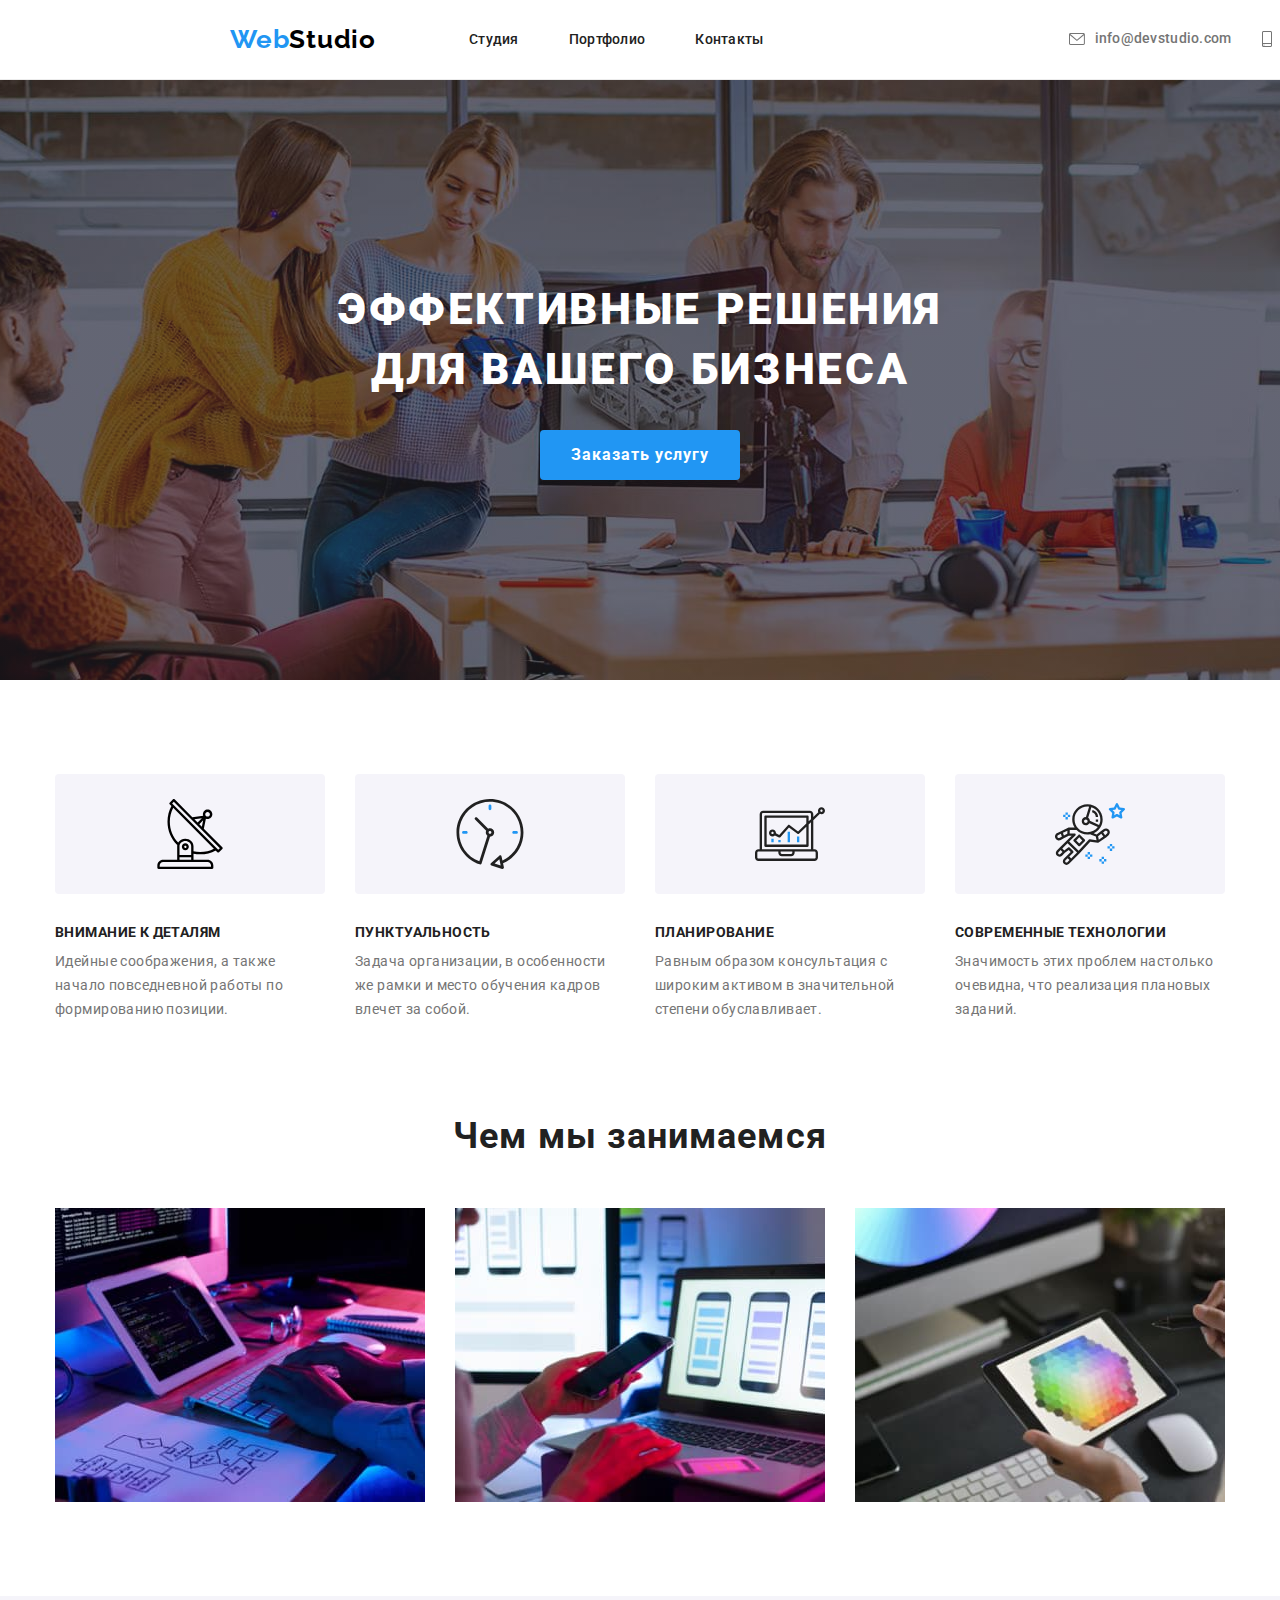
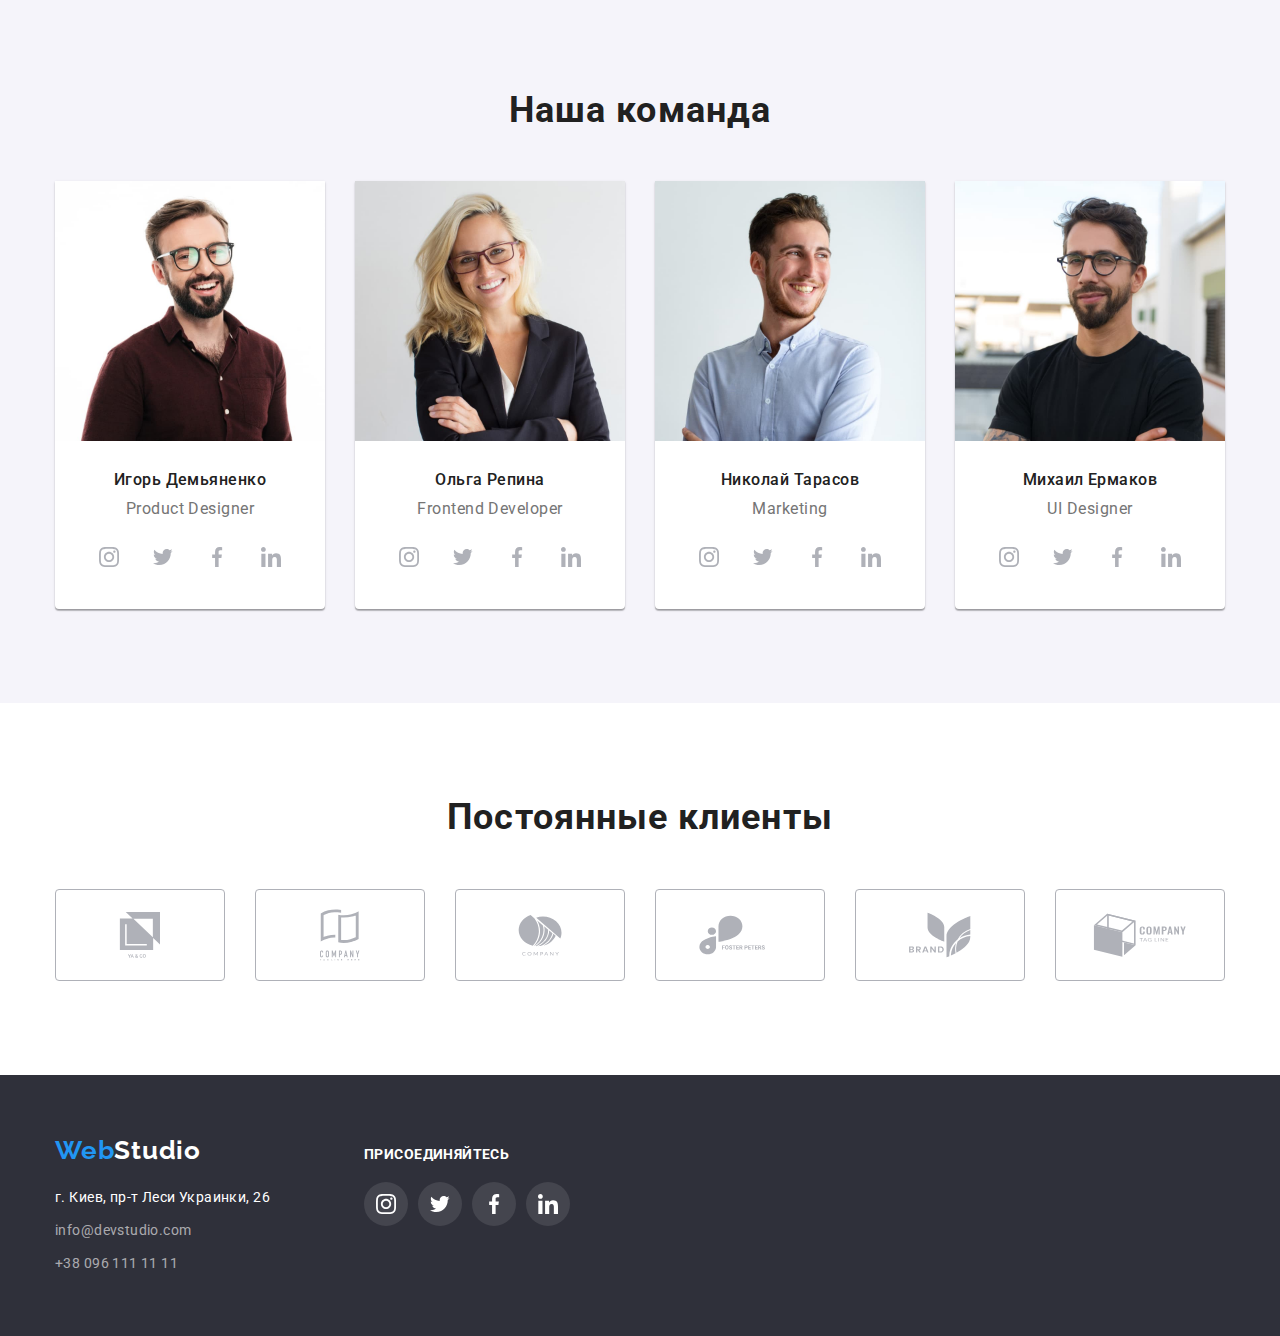
<file: index.html>
<!DOCTYPE html>
<html lang="ru">
<head>
    <meta charset="UTF-8">
    <meta http-equiv="X-UA-Compatible" content="IE=edge">
    <meta name="viewport" content="width=Hea, initial-scale=1.0">
    <title>WebStudio</title>
    <link rel="preconnect" href="https://fonts.googleapis.com">
    <link rel="preconnect" href="https://fonts.gstatic.com" crossorigin>
    <link href="https://fonts.googleapis.com/css2?family=Raleway:wght@700&family=Roboto:wght@400;500;700&display=swap"
        rel="stylesheet">
    <link href="./css/modern-normalize.css" rel="stylesheet">
    <link href="./css/styles.css" rel="stylesheet">
</head>
<body>
    <header class="header">
        <div class="container header-list">
            <nav>
                <ul class="nav-list">
                    <li class="list"><a class="link header-logo" href="./index.html" lang="en"><span class="header-pre-logo">Web</span>Studio</a>
                    </li>
                    <li class="list"><a class="link main-navigator" href="./index.html">Студия</a></li>
                    <li class="list"><a class="link main-navigator" href="./portfolio.html">Портфолио</a></li>
                    <li class="list"><a class="link main-navigator" href="#">Контакты</a></li>
                </ul>
            </nav>
            <ul class="header-contacts-list">
                <li class="list">
                    <a class="link header-email" href="mailto:info@devstudio.com">
                        <svg class="envelope-icon" width="16px" height="12px">
                            <use href="./images/sprite1.svg#envelope"></use>
                        </svg>
                        <span>info@devstudio.com</span> 
                    </a>
                </li>
                <li class="list">   
                    <a class="link header-telephone" href="tel:+380961111111">
                        <svg class="phone-icon" width="10px" height="16px">
                            <use href="./images/sprite1.svg#phone"></use>
                        </svg>
                        <span>+38 096 111 11</span>
                    </a>
                </li>
            </ul>
        </div>
    </header>
    <main>
        <section class="section hero">
            <div class="container">
                <h1 class="hero-title">Эффективные решения <br> для вашего бизнеса</h1>
                <button class="hero-button" type="button">Заказать услугу</button>
            </div>
        </section>
        <section class="section features">
            <div class="container">
                <ul class="features-list">
                    <li class="list feature-item">
                        <div class="feature-image-box">
                            <svg width="70px" height="70px">
                                <use href="./images/sprite1.svg#antenna"></use>
                            </svg>
                        </div>
                        <h3 class="feature-title">Внимание к деталям</h3>
                        <p class="feature-description">Идейные соображения, а также начало повседневной работы по формированию позиции.
                        </p>
                        
                    </li>
                    <li class="list feature-item">
                        <div class="feature-image-box">
                            <svg width="70px" height="70px">
                                <use href="./images/sprite1.svg#clock"></use>
                            </svg>
                        </div>
                        <h3 class="feature-title">Пунктуальность</h3>
                        <p class="feature-description">Задача организации, в особенности же рамки и место обучения кадров влечет за
                            собой.</p>
                    </li>
                    <li class="list feature-item">
                        <div class="feature-image-box">
                            <svg width="70px" height="70px">
                                <use href="./images/sprite1.svg#diagram"></use>
                            </svg>
                        </div>
                        <h3 class="feature-title">Планирование</h3>
                        <p class="feature-description">Равным образом консультация с широким активом в значительной степени
                            обуславливает.</p>
                    </li>
                    <li class="list feature-item">
                        <div class="feature-image-box">
                            <svg  width="70px" height="70px">
                                <use href="./images/sprite1.svg#astronaut"></use>
                            </svg>
                        </div>
                        <h3 class="feature-title">Современные технологии</h3>
                        <p class="feature-description">Значимость этих проблем настолько очевидна, что реализация плановых заданий.</p>
                    </li>
                </ul>
            </div>
        </section>
        <section class="section activity">
            <div class="container">
                <h2 class="activity-title">Чем мы занимаемся</h2>
                <ul class="activities-list">
                    <li class="list activities-item">
                        <img src="./images/box1.jpg" alt="coding" width="370">
                    </li>
                    <li class="list activities-item">
                        <img src="./images/box2.jpg" alt="testing" width="370">
                    </li>
                    <li class="list activities-item">
                        <img src="./images/box3.jpg" alt="design" width="370">
                    </li>
                </ul>
            </div>
        </section>
        <section class="section team">
            <div class="container">
                <h2 class="team-title">Наша команда</h2>
                <ul class="team-list">
                    <li class="list team-item">
                        <img src="./images/photo1.jpg" alt="Игорь Демьяненко" width="270">
                        <h4 class="team-item-name">Игорь Демьяненко</h4>
                        <p class="team-item-job">Product Designer</p>
                        <ul class="team-item-contacts">
                            <li class="list team-contact-list">
                                <a href="https://www.instagram.com/" class="team-contacts-link" >
                                    <svg class="team-item-contacts-icon" width="20px" height="20px">
                                        <use href="./images/sprite1.svg#instagram"></use>
                                    </svg>
                                </a>
                            </li>
                            <li class="list team-contact-list">
                                <a href="https://twitter.com/"  class="team-contacts-link">
                                    <svg class="team-item-contacts-icon" width="20px" height="20px">
                                        <use href="./images/sprite1.svg#twitter"></use>
                                    </svg>
                                </a>
                            </li>
                            <li class="list team-contact-list">
                                <a href="https://www.facebook.com/" class="team-contacts-link" >
                                    <svg class="team-item-contacts-icon" width="20px" height="20px">
                                        <use href="./images/sprite1.svg#facebook"></use>
                                    </svg>
                                </a>
                            </li>
                            <li class="list team-contact-list">
                                <a href="https://ru.linkedin.com/" class="team-contacts-link">
                                    <svg class="team-item-contacts-icon" width="20px" height="20px">
                                        <use href="./images/sprite1.svg#linkedin"></use>
                                    </svg>
                                </a>
                            </li>
                        </ul>
                    </li>
                    <li class="list team-item">
                        <img src="./images/photo2.jpg" alt="Ольга Репина" width="270">
                        <h4 class="team-item-name">Ольга Репина</h4>
                        <p class="team-item-job">Frontend Developer</p>
                        <ul class="team-item-contacts">
                            <li class="list team-contact-list">
                                <a href="https://www.instagram.com/" class="team-contacts-link">
                                    <svg class="team-item-contacts-icon" width="20px" height="20px">
                                        <use href="./images/sprite1.svg#instagram"></use>
                                    </svg>
                                </a>
                            </li>
                            <li class="list team-contact-list">
                                <a href="https://twitter.com/" class="team-contacts-link">
                                    <svg class="team-item-contacts-icon" width="20px" height="20px">
                                        <use href="./images/sprite1.svg#twitter"></use>
                                    </svg>
                                </a>
                            </li>
                            <li class="list team-contact-list">
                                <a href="https://www.facebook.com/" class="team-contacts-link">
                                    <svg class="team-item-contacts-icon" width="20px" height="20px">
                                        <use href="./images/sprite1.svg#facebook"></use>
                                    </svg>
                                </a>
                            </li>
                            <li class="list team-contact-list">
                                <a href="https://ru.linkedin.com/" class="team-contacts-link">
                                    <svg class="team-item-contacts-icon" width="20px" height="20px">
                                        <use href="./images/sprite1.svg#linkedin"></use>
                                    </svg>
                                </a>
                            </li>
                        </ul>
                    </li>
                    <li class="list team-item">
                        <img src="./images/photo3.jpg" alt="Николай Тарасов" width="270">
                        <h4 class="team-item-name">Николай Тарасов</h4>
                        <p class="team-item-job">Marketing</p>
                        <ul class="team-item-contacts">
                            <li class="list team-contact-list">
                                <a href="https://www.instagram.com/" class="team-contacts-link">
                                    <svg class="team-item-contacts-icon" width="20px" height="20px">
                                        <use href="./images/sprite1.svg#instagram"></use>
                                    </svg>
                                </a>
                            </li>
                            <li class="list team-contact-list">
                                <a href="https://twitter.com/" class="team-contacts-link">
                                    <svg class="team-item-contacts-icon" width="20px" height="20px">
                                        <use href="./images/sprite1.svg#twitter"></use>
                                    </svg>
                                </a>
                            </li>
                            <li class="list team-contact-list">
                                <a href="https://www.facebook.com/" class="team-contacts-link">
                                    <svg class="team-item-contacts-icon" width="20px" height="20px">
                                        <use href="./images/sprite1.svg#facebook"></use>
                                    </svg>
                                </a>
                            </li>
                            <li class="list team-contact-list">
                                <a href="https://ru.linkedin.com/" class="team-contacts-link">
                                    <svg class="team-item-contacts-icon" width="20px" height="20px">
                                        <use href="./images/sprite1.svg#linkedin"></use>
                                    </svg>
                                </a>
                            </li>
                        </ul>
                    </li>
                    <li class="list team-item">
                        <img src="./images/photo4.jpg" alt="Михаил Ермаков" width="270">
                        <h4 class="team-item-name">Михаил Ермаков</h4>
                        <p class="team-item-job">UI Designer</p>
                        <ul class="team-item-contacts">
                            <li class="list team-contact-list">
                                <a href="https://www.instagram.com/" class="team-contacts-link">
                                    <svg class="team-item-contacts-icon" width="20px" height="20px">
                                        <use href="./images/sprite1.svg#instagram"></use>
                                    </svg>
                                </a>
                            </li>
                            <li class="list team-contact-list">
                                <a href="https://twitter.com/" class="team-contacts-link">
                                    <svg class="team-item-contacts-icon" width="20px" height="20px">
                                        <use href="./images/sprite1.svg#twitter"></use>
                                    </svg>
                                </a>
                            </li>
                            <li class="list team-contact-list">
                                <a href="https://www.facebook.com/" class="team-contacts-link">
                                    <svg class="team-item-contacts-icon" width="20px" height="20px">
                                        <use href="./images/sprite1.svg#facebook"></use>
                                    </svg>
                                </a>
                            </li>
                            <li class="list team-contact-list">
                                <a href="https://ru.linkedin.com/" class="team-contacts-link">
                                    <svg class="team-item-contacts-icon" width="20px" height="20px">
                                        <use href="./images/sprite1.svg#linkedin"></use>
                                    </svg>
                                </a>
                            </li>
                        </ul>
                    </li>
                </ul>
            </div>
        </section>
        <section class="section clients">
            <div class="container">
                <h2 class="clients-title">Постоянные клиенты</h2>
                <ul class="clients-list">
                    <li class="list clients-item">
                        <a href="/" class="client-link">
                            <svg class="client-icon first-icon" width="106px" height="60px">
                                <use href="./images/sprite1.svg#client1"></use>
                            </svg>
                        </a>
                    </li>
                    <li class="list clients-item">
                        <a href="/" class="client-link">
                            <svg class="client-icon second-icon" width="106px" height="60px">
                                <use href="./images/sprite1.svg#client2"></use>
                            </svg>
                        </a>
                    </li>
                    <li class="list clients-item">
                        <a href="/" class="client-link">
                            <svg class="client-icon third-icon" width="106px" height="60px">
                                <use href="./images/sprite1.svg#client3"></use>
                            </svg>
                        </a>
                    </li>
                    <li class="list clients-item">
                        <a href="/" class="client-link">
                            <svg class="client-icon fourth-icon" width="106px" height="60px">
                                <use href="./images/sprite1.svg#client4"></use>
                            </svg>
                        </a>
                    </li>
                    <li class="list clients-item">
                        <a href="/" class="client-link">
                            <svg class="client-icon fifth-icon" width="106px" height="60px">
                                <use href="./images/sprite1.svg#client5"></use>
                            </svg>
                        </a>
                    </li>
                    <li class="list clients-item">
                        <a href="/" class="client-link">
                            <svg class="client-icon sixth-icon" width="106px" height="60px">
                                <use href="./images/sprite1.svg#client6"></use>
                            </svg>
                        </a>
                    </li>
                </ul>
            </div>
        </section>
    </main>
    <footer class="footer">
        <div class="container footer-main">
            <div class=" footer-content">
                <a class="link footer-logo" href="./index.html"><span class="footer-pre-logo">Web</span>Studio</a>
                <address>
                    <ul>
                        <li class="list address-item"><a class="link exact-address" href="https://goo.gl/maps/SmUCpxjFv33ALWMQA">г.
                                Киев, пр-т Леси
                                Украинки, 26</a></li>
                        <li class="list address-item"><a class="link email" href="mailto:info@devstudio.com">info@devstudio.com</a>
                        </li>
                        <li class="list address-item"><a class="link telephone" href="tel:+380961111111">+38 096 111 11 11</a></li>
                    </ul>
                </address>
            </div>
            <div>
                <h2 class="footer-title">присоединяйтесь</h2>
                <ul class="footer-contacts">
                    <li class="list footer-contact-list">
                        <a href="https://www.instagram.com/" class="footer-contacts-link">
                            <svg class="footer-contacts-icon" width="20px" height="20px">
                                <use href="./images/sprite1.svg#instagram"></use>
                            </svg>
                        </a>
                    </li>
                    <li class="list footer-contact-list">
                        <a href="https://twitter.com/" class="footer-contacts-link">
                            <svg class="footer-contacts-icon" width="20px" height="20px">
                                <use href="./images/sprite1.svg#twitter"></use>
                            </svg>
                        </a>
                    </li>
                    <li class="list footer-contact-list">
                        <a href="https://www.facebook.com/" class="footer-contacts-link">
                            <svg class="footer-contacts-icon" width="20px" height="20px">
                                <use href="./images/sprite1.svg#facebook"></use>
                            </svg>
                        </a>
                    </li>
                    <li class="list footer-contact-list">
                        <a href="https://ru.linkedin.com/" class="footer-contacts-link">
                            <svg class="footer-contacts-icon" width="20px" height="20px">
                                <use href="./images/sprite1.svg#linkedin"></use>
                            </svg>
                        </a>
                    </li>
                </ul>
            </div>
        </div>

    </footer>
</body>
</html>
</file>
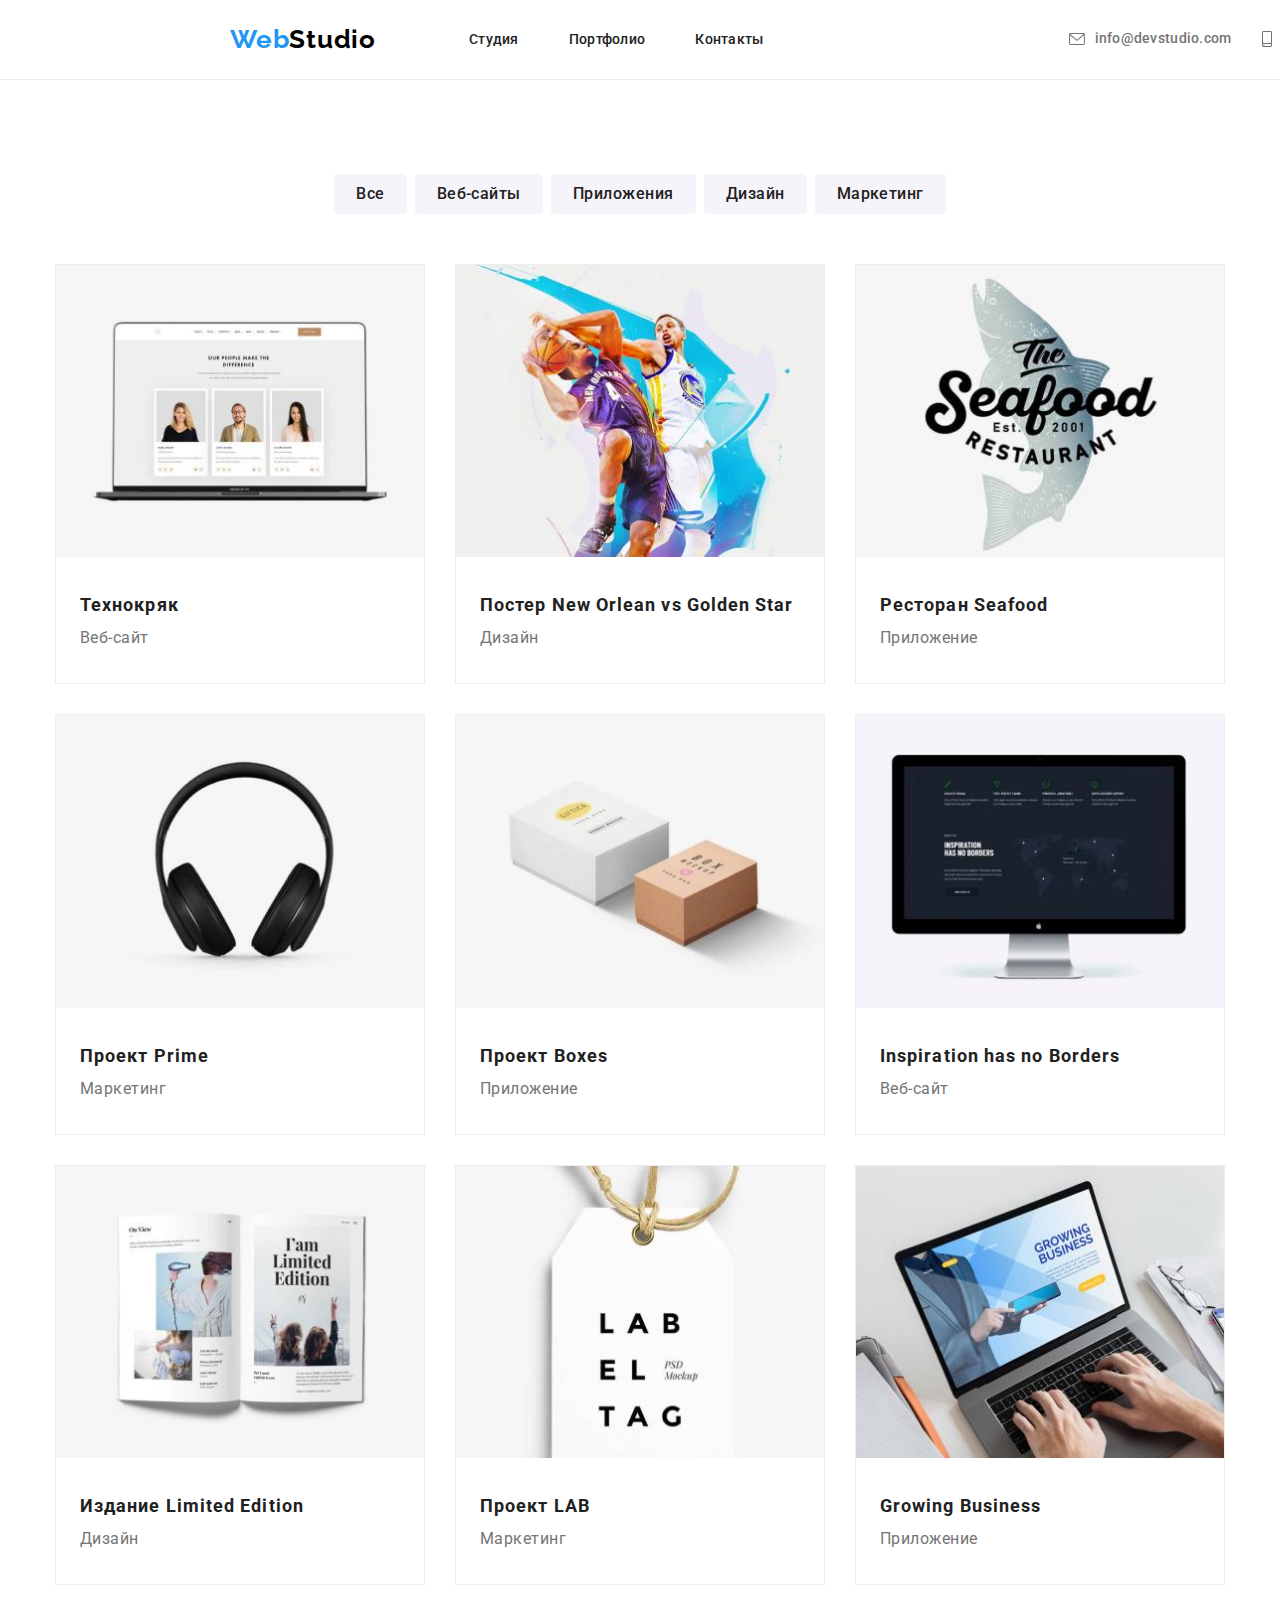
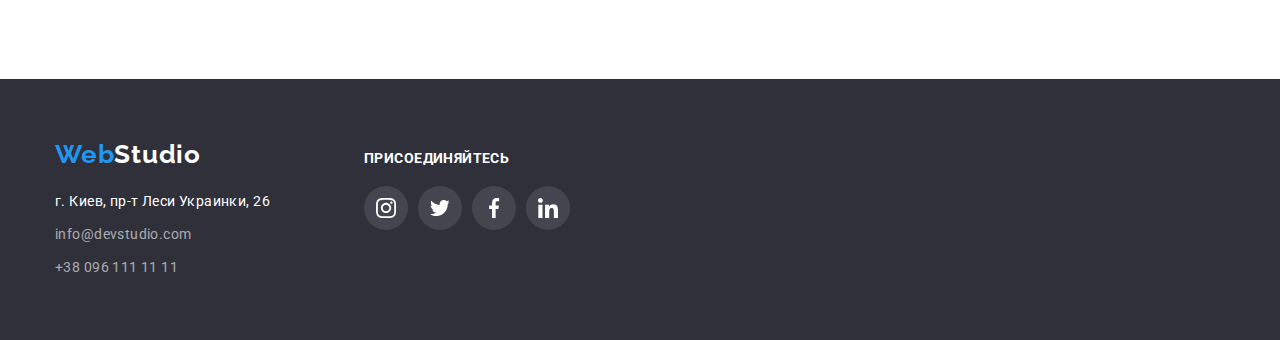
<file: portfolio.html>
<!DOCTYPE html>
<html lang="ru">
<head>
    <meta charset="UTF-8">
    <meta http-equiv="X-UA-Compatible" content="IE=edge">
    <meta name="viewport" content="width=device-width, initial-scale=1.0">
    <title>Portfolio</title>
    <link rel="preconnect" href="https://fonts.googleapis.com">
    <link rel="preconnect" href="https://fonts.gstatic.com" crossorigin>
    <link href="https://fonts.googleapis.com/css2?family=Raleway:wght@700&family=Roboto:wght@400;500;700&display=swap"
        rel="stylesheet">   
    <link href="./css/modern-normalize.css" rel="stylesheet">
    <link href="./css/styles.css" rel="stylesheet">
</head>
<body>
    <header class="header">
        <div class="container header-list">
            <nav>
                <ul class="nav-list">
                    <li class="list"><a class="link header-logo" href="./index.html" lang="en"><span
                                class="header-pre-logo">Web</span>Studio</a>
                    </li>
                    <li class="list"><a class="link main-navigator" href="./index.html">Студия</a></li>
                    <li class="list"><a class="link main-navigator" href="./portfolio.html">Портфолио</a></li>
                    <li class="list"><a class="link main-navigator" href="#">Контакты</a></li>
                </ul>
            </nav>
            <ul class="header-contacts-list">
                <li class="list">
                    <a class="link header-email" href="mailto:info@devstudio.com">
                        <svg class="envelope-icon" width="16px" height="12px">
                            <use href="./images/sprite1.svg#envelope"></use>
                        </svg>
                        <span>info@devstudio.com</span>
                    </a>
                </li>
                <li class="list">
                    <a class="link header-telephone" href="tel:+380961111111">
                        <svg class="phone-icon" width="10px" height="16px">
                            <use href="./images/sprite1.svg#phone"></use>
                        </svg>
                        <span>+38 096 111 11</span>
                    </a>
                </li>
            </ul>
        </div>
    </header>
    <main>
        <section class="portfolio">
            <div class="container">
                <!-- buttons -->
                <ul class="filter-list">
                    <li class="list filter"><button class="filter-button" type="button">Все</button></li>
                    <li class="list filter"><button class="filter-button" type="button">Веб-сайты</button></li>
                    <li class="list filter"><button class="filter-button" type="button">Приложения</button></li>
                    <li class="list filter"><button class="filter-button" type="button">Дизайн</button></li>
                    <li class="list filter"><button class="filter-button" type="button">Маркетинг</button></li>
                </ul>
                <!-- projects -->
                
                <ul class="projects">
                    <li class="list project-item">
                        <a href="" class="link project-link">
                            <img src="./images/item1.jpg" alt="" width="370">
                            <div class="project-text">
                                <h2 class="project-title">Технокряк</h2>
                                <p class="project-description">Веб-сайт</p>
                            </div>
                        </a>
                    </li>
                    <li class="list project-item">
                        <a href="" class="link project-link">
                            <img src="./images/item2.jpg" alt="" width="370">
                            <div class="project-text">
                                <h2 class="project-title">Постер New Orlean vs Golden Star</h2>
                                <p class="project-description">Дизайн</p>
                            </div>
                        </a>
                    </li>
                    <li class="list project-item">
                        <a href="" class="link project-link">
                            <img src="./images/item3.jpg" alt="" width="370">
                            <div class="project-text">
                                <h2 class="project-title">Ресторан Seafood</h2>
                                <p class="project-description">Приложение</p>
                            </div>
                        </a>
                    </li>
                    <li class="list project-item">
                        <a href="" class="link project-link">
                            <img src="./images/item4.jpg" alt="" width="370">
                            <div class="project-text">
                                <h2 class="project-title">Проект Prime</h2>
                                <p class="project-description">Маркетинг</p>
                            </div>
                        </a>
                    </li>
                    <li class="list project-item">
                        <a href="" class="link project-link">
                            <img src="./images/item5.jpg" alt="" width="370">
                            <div class="project-text">
                                <h2 class="project-title">Проект Boxes</h2>
                                <p class="project-description">Приложение</p>
                            </div>
                        </a>
                    </li>
                    <li class="list project-item">
                        <a href="" class="link project-link">
                            <img src="./images/item6.jpg" alt="" width="370">
                            <div class="project-text">
                                <h2 class="project-title">Inspiration has no Borders</h2>
                                <p class="project-description">Веб-сайт</p>
                            </div>
                        </a>
                    </li>
                    <li class="list project-item">
                        <a href="" class="link project-link">
                            <img src="./images/item7.jpg" alt="" width="370">
                            <div class="project-text">
                                <h2 class="project-title">Издание Limited Edition</h2>
                                <p class="project-description">Дизайн</p>
                            </div>
                        </a>
                    </li>
                    <li class="list project-item">
                        <a href="" class="link project-link">
                            <img src="./images/item8.jpg" alt="" width="370">
                            <div class="project-text">
                                <h2 class="project-title">Проект LAB</h2>
                                <p class="project-description">Маркетинг</p>
                            </div>
                        </a>
                    </li>
                    <li class="list project-item">
                        <a href="" class="link project-link">
                            <img src="./images/item9.jpg" alt="" width="370">
                            <div class="project-text">
                                <h2 class="project-title">Growing Business</h2>
                                <p class="project-description">Приложение</p>
                            </div>
                        </a>
                    </li>
                </ul>
            </div>
        </section>
    </main>
    <footer class="footer">
        <div class="container footer-main">
            <div class=" footer-content">
                <a class="link footer-logo" href="./index.html"><span class="footer-pre-logo">Web</span>Studio</a>
                <address>
                    <ul>
                        <li class="list address-item"><a class="link exact-address"
                                href="https://goo.gl/maps/SmUCpxjFv33ALWMQA">г.
                                Киев, пр-т Леси
                                Украинки, 26</a></li>
                        <li class="list address-item"><a class="link email"
                                href="mailto:info@devstudio.com">info@devstudio.com</a>
                        </li>
                        <li class="list address-item"><a class="link telephone" href="tel:+380961111111">+38 096 111 11
                                11</a></li>
                    </ul>
                </address>
            </div>
            <div>
                <h2 class="footer-title">присоединяйтесь</h2>
                <ul class="footer-contacts">
                    <li class="list footer-contact-list">
                        <a href="https://www.instagram.com/" class="footer-contacts-link">
                            <svg class="footer-contacts-icon" width="20px" height="20px">
                                <use href="./images/sprite1.svg#instagram"></use>
                            </svg>
                        </a>
                    </li>
                    <li class="list footer-contact-list">
                        <a href="https://twitter.com/" class="footer-contacts-link">
                            <svg class="footer-contacts-icon" width="20px" height="20px">
                                <use href="./images/sprite1.svg#twitter"></use>
                            </svg>
                        </a>
                    </li>
                    <li class="list footer-contact-list">
                        <a href="https://www.facebook.com/" class="footer-contacts-link">
                            <svg class="footer-contacts-icon" width="20px" height="20px">
                                <use href="./images/sprite1.svg#facebook"></use>
                            </svg>
                        </a>
                    </li>
                    <li class="list footer-contact-list">
                        <a href="https://ru.linkedin.com/" class="footer-contacts-link">
                            <svg class="footer-contacts-icon" width="20px" height="20px">
                                <use href="./images/sprite1.svg#linkedin"></use>
                            </svg>
                        </a>
                    </li>
                </ul>
            </div>
        </div>
    
    </footer>
</body>
</html>
</file>
<file: css/styles.css>
:root {
  --color-primary: #ffffff;
  --accent-color: #2196f3;
  --dark-backgroung: #2f303a;
  --item-backgroung: #f5f4fa;
  --description-text-color: #757575;
  --title-text-color: #212121;
  --icons-color: #afb1b8;
}

h1,
h2,
h3,
h4,
ul,
p {
  margin: 0;
  padding: 0;
}
body {
  font-family: Roboto;
  border-color: #e5e5e5;
}
.section {
  padding: 94px 0;
}
.container {
  width: 1200px;
  padding: 0 15px;
  margin: 0 auto;
}
.list {
  list-style-type: none;
}
.link {
  text-decoration: none;
}

img {
  display: block;
  max-width: 100%;
  height: auto;
}

/* header  */
.header {
  background: var(--color-primary);
  padding: 24px 215px;
  border-bottom: 1px solid #ececec;
}
.header-list {
  display: flex;
  align-items: center;
}
.nav-list {
  display: flex;
  align-items: center;
}
.header-contacts-list {
  display: flex;
  margin-left: 255px;
}
.header-contacts-list:last-child {
  margin-right: 0;
}

.header-logo {
  font-family: Raleway;
  font-style: normal;
  font-weight: bold;
  font-size: 26px;
  line-height: 1.19;
  letter-spacing: 0.03em;
  color: #000000;
  list-style-type: none;
  margin-right: 93px;
}
.header-pre-logo {
  color: var(--accent-color);
}
.main-navigator {
  font-weight: 500;
  font-size: 14px;
  line-height: 1.14;
  letter-spacing: 0.02em;
  color: var(--title-text-color);
  margin-right: 50px;
}
.main-navigator:hover,
.main-navigator:focus {
  color: var(--accent-color);
}

.header-email {
  font-weight: 500;
  font-size: 14px;
  line-height: 1.14;
  letter-spacing: 0.02em;
  color: var(--description-text-color);
  margin-right: 30px;
  display: flex;
  align-items: center;
}
.header-telephone {
  font-weight: 500;
  font-size: 14px;
  line-height: 1.14;
  letter-spacing: 0.02em;
  color: var(--description-text-color);
  display: flex;
  align-items: center;
}
.header-email:hover,
.header-email:focus,
.header-telephone:hover,
.header-telephone:focus {
  color: var(--accent-color);
}
.envelope-icon {
  fill: currentColor;
  margin-right: 10px;
}
.phone-icon {
  fill: currentColor;
  margin-right: 10px;
}

/* section hero */
.hero {
  background: var(--dark-backgroung);
  min-height: 600px;
  padding: 200px 0;
  background-image: linear-gradient(rgba(47, 48, 58, 0.4), rgba(47, 48, 58, 0.4)),
    url(../images/background.jpg);
  background-repeat: no-repeat;
  background-position: center;
  background-size: cover;
}
.hero-title {
  font-weight: 900;
  font-size: 44px;
  line-height: 1.36;
  text-align: center;
  letter-spacing: 0.06em;
  text-transform: uppercase;
  color: var(--color-primary);
  margin-bottom: 30px;
}
.hero-button {
  background: var(--accent-color);
  font-weight: bold;
  font-size: 16px;
  line-height: 1.87;
  letter-spacing: 0.06em;
  color: var(--color-primary);
  margin: 0 auto;
  display: block;
  width: 200px;
  height: 50px;
  border-radius: 4px;
  border: 0;
  cursor: pointer;
}

/* section features */
/* .features {
  padding-top: 200px;
  padding-bottom: 200px;
} */
.features-list {
  display: flex;
  justify-content: space-between;
  align-items: center;
}
.feature-item {
  flex-basis: 270px;
  text-align: left;
}

.feature-image-box {
  width: 270px;
  height: 120px;
  background-color: var(--item-backgroung);
  border-radius: 4px;
  margin-bottom: 30px;
  display: flex;
  align-items: center;
  justify-content: center;
}

.feature-title {
  font-weight: bold;
  font-size: 14px;
  line-height: 1.1428;
  letter-spacing: 0.03em;
  text-transform: uppercase;
  color: var(--title-text-color);
  margin-bottom: 10px;
}
.feature-description {
  font-weight: normal;
  font-size: 14px;
  line-height: 1.7142;
  letter-spacing: 0.03em;
  color: var(--description-text-color);
}

/* section activity */
.activity {
  padding-top: 0;
}
.activity-title {
  font-weight: bold;
  font-size: 36px;
  line-height: 1.16;
  text-align: center;
  letter-spacing: 0.03em;
  color: var(--title-text-color);
  margin-bottom: 50px;
}
.activities-list {
  display: flex;
}
.activities-item {
  flex-basis: 370px;
  margin-right: 30px;
}
.activities-item:last-child {
  margin-right: 0;
}

/* section team */
.team {
  background-color: var(--item-backgroung);
}
.team-title {
  font-weight: bold;
  font-size: 36px;
  line-height: 1.16;
  text-align: center;
  letter-spacing: 0.03em;
  color: var(--title-text-color);
  margin-bottom: 50px;
}
.team-list {
  display: flex;
  justify-content: center;
  flex-basis: 270px;
}
.team-item {
  min-height: 368px;
  background-color: var(--color-primary);
  margin-right: 30px;
  box-shadow: 0px 1px 3px rgba(0, 0, 0, 0.12), 0px 1px 1px rgba(0, 0, 0, 0.14),
    0px 2px 1px rgba(0, 0, 0, 0.2);
  border-radius: 0px 0px 4px 4px;
  padding-bottom: 30px;
}
.team-item:last-child {
  margin-right: 0;
}
.team-item-name {
  font-weight: 500;
  font-size: 16px;
  line-height: 1.18;
  text-align: center;
  letter-spacing: 0.03em;
  color: var(--title-text-color);
  margin-top: 30px;
}
.team-item-job {
  font-weight: normal;
  font-size: 16px;
  line-height: 1.18;
  text-align: center;
  letter-spacing: 0.03em;
  color: var(--description-text-color);
  margin-top: 10px;
}
.team-item-contacts {
  display: flex;
  justify-content: center;
  align-items: center;
  margin-top: 16px;
}
.team-contact-list {
  margin-right: 10px;
}
.team-contacts-link {
  width: 44px;
  height: 44px;
  border-radius: 50%;
  display: block;
  padding: 12px;
  color: var(--icons-color);
}
.team-contact-list:last-child {
  margin-right: 0;
}
.team-contacts-link:hover,
.team-contacts-link:focus {
  background-color: var(--accent-color);
  color: var(--color-primary);
}
.team-item-contacts-icon {
  fill: currentColor;
}
/* clients section */
.clients-title {
  font-weight: bold;
  font-size: 36px;
  line-height: 1.16;
  text-align: center;
  letter-spacing: 0.03em;
  color: var(--title-text-color);
  margin-bottom: 50px;
}
.clients-list {
  display: flex;
}
.clients-item {
  box-sizing: border-box;
  width: 170px;
  height: 92px;
  margin-right: 30px;
  display: block;
  /* border: 1px solid var(--icons-color);
  border-radius: 4px; */
}
.clients-item:last-child {
  margin-right: 0;
}

.client-link {
  height: 100%;
  width: 100%;
  display: flex;
  align-items: center;
  justify-content: center;
  border: 1px solid var(--icons-color);
  border-radius: 4px;
  color: var(--icons-color);
}
.client-link:hover,
.client-link:focus {
  border: 1px solid var(--accent-color);
  color: var(--accent-color);
}
.client-icon {
  fill: currentColor;
}

.first-icon {
  padding: 7px 32px;
}
.second-icon {
  padding: 4px 33px;
}
.third-icon {
  padding: 9px 31px;
}
.fourth-icon {
  padding: 10px 11px;
}
.fifth-icon {
  padding: 7px 22px;
}
.sixth-icon {
  padding: 8px 6px;
}
/* section footer */
.footer {
  font-family: Roboto;
  background: var(--dark-backgroung);
  padding: 60px 0;
}
.footer-main {
  display: flex;
  align-items: baseline;
}
.footer-content {
  display: flex;
  flex-direction: column;
  align-items: flex-start;
  margin-right: 70px;
}
.footer-logo {
  font-family: Raleway;
  font-style: normal;
  font-weight: bold;
  font-size: 26px;
  line-height: 1.19;
  letter-spacing: 0.03em;
  color: var(--color-primary);
  list-style-type: none;
  margin-right: 93px;
  margin-bottom: 20px;
}
.footer-pre-logo {
  color: var(--accent-color);
}
.address-item {
  margin-bottom: 9px;
}
.address-item:last-child {
  margin-bottom: 0;
}
.exact-address {
  font-weight: normal;
  font-style: normal;
  font-size: 14px;
  line-height: 1.71;
  letter-spacing: 0.03em;
  color: var(--color-primary);
}
.email {
  font-weight: normal;
  font-style: normal;
  font-size: 14px;
  line-height: 1.71;
  letter-spacing: 0.03em;
  color: rgba(255, 255, 255, 0.6);
}
.telephone {
  font-weight: normal;
  font-style: normal;
  font-size: 14px;
  line-height: 1.71;
  letter-spacing: 0.03em;
  color: rgba(255, 255, 255, 0.6);
}
.exact-address:hover,
.exact-address:focus,
.email:hover,
.email:focus,
.telephone:hover,
.telephone:focus {
  color: var(--accent-color);
}

.footer-title {
  font-weight: bold;
  font-size: 14px;
  line-height: 1.142;
  letter-spacing: 0.03em;
  text-transform: uppercase;
  color: var(--color-primary);
  margin-bottom: 20px;
}
.footer-contacts {
  display: flex;
  justify-content: center;
  align-items: center;
}
.footer-contact-list {
  margin-right: 10px;
}
.footer-contacts-link {
  width: 44px;
  height: 44px;
  border-radius: 50%;
  background: rgba(255, 255, 255, 0.1);
  display: block;
  padding: 12px;
  color: var(--color-primary);
}
.footer-contact-list:last-child {
  margin-right: 0;
}
.footer-contacts-link:hover,
.footer-contacts-link:focus {
  background-color: var(--accent-color);
  color: var(--color-primary);
}
.footer-contacts-icon {
  fill: currentColor;
}

/* Portfolio page */
/* section projects */
.portfolio {
  padding: 94px 0;
}
.filter-list {
  display: flex;
  justify-content: center;
  margin-bottom: 50px;
}
.filter {
  margin-right: 8px;
}
.filter:last-child {
  margin-right: 0;
}
.filter-button {
  font-family: Roboto;
  background: var(--item-backgroung);
  font-style: normal;
  font-weight: 500;
  font-size: 16px;
  line-height: 1.62;
  text-align: center;
  letter-spacing: 0.03em;
  color: var(--title-text-color);
  border: 0;
  border-radius: 4px;
  height: 40px;
  cursor: pointer;
  padding: 6px 22px;
}
.filter-button:hover,
.filter-button:focus {
  background: var(--accent-color);
  color: var(--color-primary);
  box-shadow: 0px 3px 1px rgba(0, 0, 0, 0.1), 0px 1px 2px rgba(0, 0, 0, 0.08),
    0px 2px 2px rgba(0, 0, 0, 0.12);
  border-radius: 4px;
}

/* projects */
.projects {
  display: flex;
  justify-content: center;
  flex-direction: row;
  flex-wrap: wrap;
}
.project-item {
  border: 1px double #eeeeee;
  margin-right: 30px;
  margin-bottom: 30px;
  flex-basis: 370px;
}
.project-item:nth-child(3n) {
  margin-right: 0;
}
.project-item:nth-last-of-type(-n + 3) {
  margin-bottom: 0;
}
.project-link {
  display: block;
}
.project-link:hover {
  box-shadow: 0px 1px 1px rgba(0, 0, 0, 0.12), 0px 4px 4px rgba(0, 0, 0, 0.06),
    1px 4px 6px rgba(0, 0, 0, 0.16);
}
.project-text {
  padding: 30px 0;
}
.project-title {
  font-weight: bold;
  font-size: 18px;
  line-height: 2;
  letter-spacing: 0.06em;
  color: var(--title-text-color);
  text-indent: 24px;
}
.project-description {
  font-weight: normal;
  font-size: 16px;
  line-height: 1.87;
  letter-spacing: 0.03em;
  color: var(--description-text-color);
  text-indent: 24px;
}
</file>
